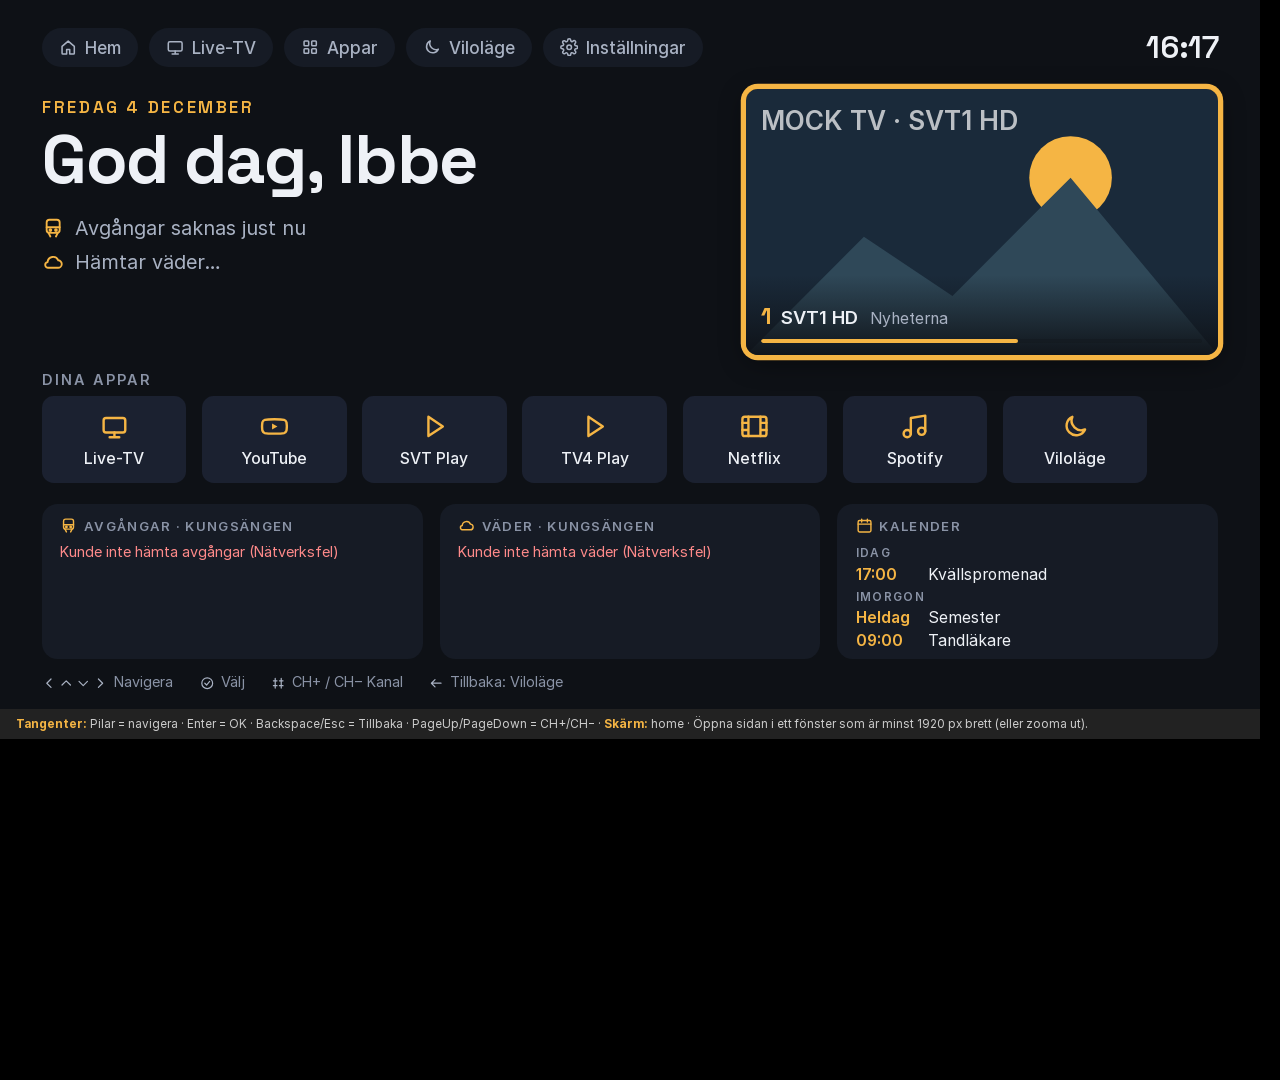
<file: test.html>
<!DOCTYPE html>
<html lang="sv">
<head>
  <meta charset="utf-8">
  <title>Hemskärm – test i Chrome</title>
  <link rel="stylesheet" href="app/css/style.css">
  <style>
    /* Svart bakom sidan = det TV:n visar där sidan är genomskinlig utan TV-bild */
    html { background: #000; }
    #testbar {
      position: absolute; left: 0; top: 1080px; width: 1920px; padding: 12px 24px;
      background: #222; color: #ccc; font: 18px Inter, sans-serif; z-index: 100;
    }
    #testbar b { color: #F5B544; }
  </style>
</head>
<body>
  <div id="app"></div>
  <div id="testbar">
    <b>Tangenter:</b> Pilar = navigera · Enter = OK · Backspace/Esc = Tillbaka · PageUp/PageDown = CH+/CH− ·
    <b>Skärm:</b> <span id="testbar-screen"></span> · Öppna sidan i ett fönster som är minst 1920 px brett (eller zooma ut).
  </div>

  <script src="test/mock-tizen.js"></script>
  <script src="app/js/config.js"></script>
  <script>
    // Testinställningar: fejkad kalender och kort vilotimer så att allt går att prova
    CONFIG.calendarIcsUrl = 'mock://calendar.ics';
    CONFIG.idleAfterSeconds = 60;
  </script>
  <script src="app/js/util.js"></script>
  <script src="app/js/api.js"></script>
  <script src="app/js/tv.js"></script>
  <script src="app/js/focus.js"></script>
  <script src="app/js/screens/home.js"></script>
  <script src="app/js/screens/live.js"></script>
  <script src="app/js/screens/idle.js"></script>
  <script src="app/js/main.js"></script>
  <script>
    // Krymp sidan så att hela 1920x1080 syns i fönstret
    var fit = Math.min(1, (window.innerWidth - 20) / 1920, (window.innerHeight - 60) / 1080);
    document.documentElement.style.zoom = fit;
    App.start();
    setInterval(function () {
      document.getElementById('testbar-screen').textContent = App.current();
    }, 250);
  </script>
</body>
</html>
</file>
<file: app/css/style.css>
/* Skrivet för Chromium 47 (Tizen 3.0): inga CSS-variabler, ingen grid, ingen flex-gap.
   Fast layout 1920x1080. Färger: bakgrund #0E1116 (viloläge #0B0D12), kort #161B25,
   rutor #1B2130, text #EEF1F6, dämpad #A9B2C3 / #8A93A6, accent #F5B544. */

@font-face { font-family: "Space Grotesk"; font-weight: 400; font-style: normal; src: url("../fonts/space-grotesk-400.woff") format("woff"); }
@font-face { font-family: "Space Grotesk"; font-weight: 500; font-style: normal; src: url("../fonts/space-grotesk-500.woff") format("woff"); }
@font-face { font-family: "Space Grotesk"; font-weight: 600; font-style: normal; src: url("../fonts/space-grotesk-600.woff") format("woff"); }
@font-face { font-family: "Space Grotesk"; font-weight: 700; font-style: normal; src: url("../fonts/space-grotesk-700.woff") format("woff"); }
@font-face { font-family: "Inter"; font-weight: 400; font-style: normal; src: url("../fonts/inter-400.woff") format("woff"); }
@font-face { font-family: "Inter"; font-weight: 500; font-style: normal; src: url("../fonts/inter-500.woff") format("woff"); }
@font-face { font-family: "Inter"; font-weight: 600; font-style: normal; src: url("../fonts/inter-600.woff") format("woff"); }
@font-face { font-family: "Inter"; font-weight: 700; font-style: normal; src: url("../fonts/inter-700.woff") format("woff"); }

* { margin: 0; padding: 0; box-sizing: border-box; }

/* Genomskinlig bakgrund: TV-bilden ligger bakom sidan (tizen.tvwindow, zPosition BEHIND) */
html, body {
  width: 1920px;
  height: 1080px;
  overflow: hidden;
  background: transparent;
  color: #EEF1F6;
  font-family: "Inter", sans-serif;
  -webkit-font-smoothing: antialiased;
}

#app { position: absolute; left: 0; top: 0; width: 1920px; height: 1080px; }

.screen {
  position: absolute;
  left: 0; top: 0;
  width: 1920px; height: 1080px;
  overflow: hidden;
  display: none;
  background: #0E1116;
}
.screen.transparent { background: transparent; }
#screen-home { background: transparent; }
#screen-idle { background: #0B0D12; }

.num, .hero-greeting, .hero-date, .topbar-clock, .tv-num, .live-num, .live-clock,
.idle-clock, .idle-temp, .fc-temp, .when, .ch-num, .line, .modal-title, .weather-mini span {
  font-family: "Space Grotesk", sans-serif;
}

.muted { color: #8A93A6; font-size: 24px; line-height: 1.4; }
.error { color: #FF8A8A; font-size: 22px; line-height: 1.4; }
.ic { vertical-align: middle; }

/* ---------- Fokus ---------- */
[data-focus] {
  -webkit-transition: -webkit-transform 0.12s ease-out, background-color 0.12s, color 0.12s, box-shadow 0.12s;
  transition: transform 0.12s ease-out, background-color 0.12s, color 0.12s, box-shadow 0.12s;
}
.focused {
  background: #F5B544 !important;
  color: #0E1116 !important;
  -webkit-transform: scale(1.1);
  transform: scale(1.1);
  z-index: 5;
  position: relative;
  box-shadow: 0 10px 40px rgba(0, 0, 0, 0.45);
}
.focused .muted, .focused .cal-day, .focused .cal-time, .focused .fc-name, .focused .fc-temp span,
.focused .dest small, .focused .tile-name, .focused .ch-name, .focused .deviation, .focused .error,
.focused .widget-title, .focused .widget-title .ic { color: #0E1116 !important; }
.focused .when.now { color: #0E1116; }
.focused .progress { background: rgba(14, 17, 22, 0.25); }

/* ---------- Topprad ---------- */
.topbar {
  position: absolute;
  left: 64px; right: 64px; top: 40px;
  height: 64px;
  display: -webkit-flex; display: flex;
  -webkit-align-items: center; align-items: center;
  -webkit-justify-content: space-between; justify-content: space-between;
}
.menu { display: -webkit-flex; display: flex; -webkit-align-items: center; align-items: center; }
.menu-btn {
  height: 60px;
  padding: 0 26px;
  margin-right: 16px;
  border-radius: 30px;
  background: #161B25;
  color: #A9B2C3;
  font-size: 26px;
  font-weight: 500;
  display: -webkit-flex; display: flex;
  -webkit-align-items: center; align-items: center;
}
.menu-btn .ic { margin-right: 12px; }
.topbar-right { display: -webkit-flex; display: flex; -webkit-align-items: center; align-items: center; }
.weather-mini { display: -webkit-flex; display: flex; -webkit-align-items: center; align-items: center; margin-right: 36px; }
.weather-mini svg { width: 52px; height: 52px; margin-right: 10px; }
.weather-mini span { font-size: 34px; font-weight: 600; }
.topbar-clock { font-size: 48px; font-weight: 600; letter-spacing: -1px; }

/* ---------- Hero ---------- */
.hero { position: absolute; left: 64px; top: 136px; width: 1792px; height: 405px; }
.hero-left { position: absolute; left: 0; top: 10px; width: 1020px; }
.hero-date {
  font-size: 26px;
  font-weight: 600;
  letter-spacing: 4px;
  text-transform: uppercase;
  color: #F5B544;
}
.hero-greeting {
  font-size: 104px;
  font-weight: 700;
  line-height: 1.05;
  letter-spacing: -2px;
  margin-top: 10px;
  white-space: nowrap;
}
.hero-facts { margin-top: 30px; }
.fact {
  display: -webkit-flex; display: flex;
  -webkit-align-items: center; align-items: center;
  font-size: 30px;
  color: #A9B2C3;
  margin-bottom: 16px;
  white-space: nowrap; overflow: hidden; text-overflow: ellipsis;
}
.fact .ic { color: #F5B544; margin-right: 16px; -webkit-flex-shrink: 0; flex-shrink: 0; }
.fact b { color: #EEF1F6; font-weight: 600; }

/* TV-rutan: hålet målas av .tv-hole-bg (box-shadow täcker allt utanför rutan) */
.tv-hole-bg {
  position: absolute;
  border-radius: 18px;
  box-shadow: 0 0 0 3000px #0E1116;
}
.tv-box {
  position: absolute !important;
  border-radius: 18px;
  overflow: hidden;
  background: transparent !important;
  color: #EEF1F6 !important;
}
.tv-box.focused {
  -webkit-transform: none;
  transform: none;
  box-shadow: 0 0 0 8px #F5B544, 0 10px 40px rgba(0, 0, 0, 0.45);
}
.tv-nosignal {
  position: absolute; left: 0; top: 0; right: 0; bottom: 0;
  background: #1B2130;
  color: #8A93A6;
  font-size: 28px;
  display: -webkit-flex; display: flex;
  -webkit-flex-direction: column; flex-direction: column;
  -webkit-align-items: center; align-items: center;
  -webkit-justify-content: center; justify-content: center;
}
.tv-nosignal .ic { margin-bottom: 10px; }
.tv-info {
  position: absolute; left: 0; right: 0; bottom: 0;
  padding: 40px 24px 18px;
  background: -webkit-linear-gradient(top, rgba(14, 17, 22, 0), rgba(14, 17, 22, 0.92));
  background: linear-gradient(to bottom, rgba(14, 17, 22, 0), rgba(14, 17, 22, 0.92));
}
.tv-info-row {
  display: -webkit-flex; display: flex;
  -webkit-align-items: baseline; align-items: baseline;
  white-space: nowrap; overflow: hidden;
  margin-bottom: 12px;
}
.tv-num { font-size: 36px; font-weight: 700; color: #F5B544; margin-right: 14px; }
.tv-name { font-size: 28px; font-weight: 600; margin-right: 18px; }
.tv-prog { font-size: 24px; color: #A9B2C3; overflow: hidden; text-overflow: ellipsis; }
.progress { height: 6px; border-radius: 3px; background: rgba(255, 255, 255, 0.18); overflow: hidden; }
.progress .bar { height: 100%; width: 0; background: #F5B544; border-radius: 3px; }
.progress.big { height: 8px; border-radius: 4px; width: 640px; margin-top: 14px; }

/* ---------- Appar ---------- */
.section-title {
  position: absolute; left: 64px; top: 566px;
  font-size: 22px; font-weight: 600;
  letter-spacing: 3px; text-transform: uppercase;
  color: #8A93A6;
}
.apps {
  position: absolute; left: 64px; top: 604px;
  height: 132px;
  display: -webkit-flex; display: flex;
}
.tile {
  width: 220px; height: 132px;
  margin-right: 24px;
  border-radius: 18px;
  background: #1B2130;
  color: #EEF1F6;
  display: -webkit-flex; display: flex;
  -webkit-flex-direction: column; flex-direction: column;
  -webkit-align-items: center; align-items: center;
  -webkit-justify-content: center; justify-content: center;
}
.tile-icon { color: #F5B544; height: 48px; margin-bottom: 8px; }
.tile.focused .tile-icon { color: #0E1116; }
.tile-name { font-size: 24px; font-weight: 500; }

/* ---------- Widgets ---------- */
.widgets {
  position: absolute; left: 64px; top: 768px;
  width: 1792px; height: 236px;
  display: -webkit-flex; display: flex;
}
.widget {
  width: 580px; height: 236px;
  margin-right: 26px;
  border-radius: 24px;
  background: #161B25;
  padding: 20px 28px;
  overflow: hidden;
}
.widget:last-child { margin-right: 0; }
.widget.focused { -webkit-transform: scale(1.05); transform: scale(1.05); }
.widget-title {
  display: -webkit-flex; display: flex;
  -webkit-align-items: center; align-items: center;
  font-size: 20px; font-weight: 600;
  letter-spacing: 2px; text-transform: uppercase;
  color: #8A93A6;
  margin-bottom: 12px;
  white-space: nowrap; overflow: hidden;
}
.widget-title .ic { color: #F5B544; margin-right: 10px; }
.widget-body { overflow: hidden; }

/* Avgångar */
.dep {
  display: -webkit-flex; display: flex;
  -webkit-align-items: center; align-items: center;
  height: 66px;
}
.line {
  width: 72px; height: 44px;
  border-radius: 10px;
  font-size: 26px; font-weight: 700;
  line-height: 44px;
  text-align: center;
  color: #fff;
  margin-right: 18px;
  -webkit-flex-shrink: 0; flex-shrink: 0;
}
.mode-METRO.green { background: #179D4D; }
.mode-METRO.red   { background: #D71D24; }
.mode-METRO.blue  { background: #0089CA; }
.mode-METRO       { background: #3A4458; }
.mode-BUS         { background: #D71D24; }
.mode-BUS.bluebus { background: #0071BC; }
.mode-TRAIN       { background: #EC619F; }
.mode-TRAM        { background: #D77D00; }
.mode-SHIP, .mode-FERRY { background: #00A0B4; }
.dest {
  -webkit-flex: 1; flex: 1;
  min-width: 0;
  font-size: 28px; font-weight: 500;
  white-space: nowrap; overflow: hidden; text-overflow: ellipsis;
}
.dest small { display: block; font-size: 20px; font-weight: 400; color: #8A93A6; margin-top: 1px; }
.when {
  width: 140px;
  text-align: right;
  font-size: 30px; font-weight: 600;
  -webkit-flex-shrink: 0; flex-shrink: 0;
}
.when.now { color: #5BD38A; }
.dep.cancelled .dest, .dep.cancelled .when { color: #8A93A6; text-decoration: line-through; }
.deviation {
  font-size: 20px; color: #F5B544;
  margin-top: 6px;
  white-space: nowrap; overflow: hidden; text-overflow: ellipsis;
}

/* Väder 5 dagar */
.forecast { display: -webkit-flex; display: flex; margin-top: 4px; }
.fc-day { -webkit-flex: 1; flex: 1; text-align: center; }
.fc-name { font-size: 20px; color: #8A93A6; }
.fc-icon { width: 64px; height: 64px; margin: 6px auto; }
.fc-icon svg { width: 64px; height: 64px; }
.fc-temp { font-size: 26px; font-weight: 600; }
.fc-temp span { color: #8A93A6; font-weight: 400; margin-left: 8px; }

/* Kalender */
.cal-day { font-size: 18px; font-weight: 600; letter-spacing: 2px; text-transform: uppercase; color: #8A93A6; margin: 6px 0 4px; }
.cal-item { display: -webkit-flex; display: flex; font-size: 24px; padding: 3px 0; }
.cal-time { width: 110px; color: #F5B544; font-weight: 600; -webkit-flex-shrink: 0; flex-shrink: 0; }
.cal-title { -webkit-flex: 1; flex: 1; min-width: 0; white-space: nowrap; overflow: hidden; text-overflow: ellipsis; }

/* ---------- Fotrad ---------- */
.footer {
  position: absolute; left: 64px; right: 64px; top: 1026px;
  font-size: 22px; color: #8A93A6;
  white-space: nowrap;
}
.hint { margin-right: 40px; }
.hint .ic { color: #A9B2C3; margin-right: 4px; }
.hint.right { float: right; margin-right: 0; }

/* ---------- Modal (Inställningar) ---------- */
.modal-backdrop {
  display: none;
  position: absolute; left: 0; top: 0; width: 1920px; height: 1080px;
  background: rgba(0, 0, 0, 0.65);
  z-index: 20;
}
.modal {
  position: absolute; left: 460px; top: 160px; width: 1000px;
  background: #161B25;
  border-radius: 24px;
  padding: 40px 48px;
}
.modal-title { font-size: 44px; font-weight: 700; margin-bottom: 24px; }
.modal-body .row { display: -webkit-flex; display: flex; font-size: 24px; padding: 8px 0; border-bottom: 1px solid #1F2738; }
.modal-body .k { width: 240px; color: #8A93A6; -webkit-flex-shrink: 0; flex-shrink: 0; }
.modal-body .v { -webkit-flex: 1; flex: 1; line-height: 1.4; word-break: break-all; }
.modal-actions { display: -webkit-flex; display: flex; margin-top: 32px; }
.btn {
  height: 60px; line-height: 60px;
  padding: 0 32px; margin-right: 20px;
  border-radius: 30px;
  background: #1B2130;
  font-size: 26px; font-weight: 500;
}
.btn.danger { color: #FF8A8A; }

/* ---------- Toast ---------- */
#toast {
  position: absolute; left: 50%; bottom: 120px;
  -webkit-transform: translateX(-50%); transform: translateX(-50%);
  background: #F5B544; color: #0E1116;
  font-size: 26px; font-weight: 600;
  padding: 16px 32px;
  border-radius: 18px;
  opacity: 0;
  -webkit-transition: opacity 0.2s; transition: opacity 0.2s;
  z-index: 50;
  pointer-events: none;
}
#toast.show { opacity: 1; }

/* ---------- Live-TV ---------- */
.live-corner {
  position: absolute; right: 64px; top: 40px;
  background: rgba(22, 27, 37, 0.88);
  border-radius: 18px;
  padding: 14px 28px;
  text-align: right;
}
.live-clock { font-size: 56px; font-weight: 600; line-height: 1; }
.live-dep { font-size: 24px; color: #A9B2C3; margin-top: 8px; white-space: nowrap; }
.live-dep .ic { color: #F5B544; margin-right: 8px; }

.live-panel {
  position: absolute; left: 0; right: 0; bottom: 0;
  padding: 60px 64px 28px;
  background: -webkit-linear-gradient(top, rgba(11, 13, 18, 0), rgba(11, 13, 18, 0.9) 25%, rgba(11, 13, 18, 0.97));
  background: linear-gradient(to bottom, rgba(11, 13, 18, 0), rgba(11, 13, 18, 0.9) 25%, rgba(11, 13, 18, 0.97));
  -webkit-transition: opacity 0.25s, -webkit-transform 0.25s; transition: opacity 0.25s, transform 0.25s;
}
.live-panel.hidden { opacity: 0; -webkit-transform: translateY(40px); transform: translateY(40px); }
.live-now { display: -webkit-flex; display: flex; -webkit-align-items: center; align-items: center; margin-bottom: 28px; }
.live-num { width: 200px; font-size: 96px; font-weight: 700; color: #F5B544; line-height: 1; -webkit-flex-shrink: 0; flex-shrink: 0; }
.live-meta { -webkit-flex: 1; flex: 1; min-width: 0; }
.live-name { font-size: 40px; font-weight: 600; white-space: nowrap; overflow: hidden; text-overflow: ellipsis; }
.live-prog { font-size: 32px; color: #EEF1F6; margin-top: 4px; white-space: nowrap; overflow: hidden; text-overflow: ellipsis; }
.live-times { font-size: 24px; color: #A9B2C3; margin-top: 4px; }
.live-next { width: 460px; -webkit-flex-shrink: 0; flex-shrink: 0; }
.live-next-title { font-size: 20px; font-weight: 600; letter-spacing: 2px; text-transform: uppercase; color: #8A93A6; margin-bottom: 8px; }
.live-next-item { font-size: 26px; padding: 4px 0; white-space: nowrap; overflow: hidden; text-overflow: ellipsis; }
.live-next-item span { color: #F5B544; font-weight: 600; margin-right: 14px; font-family: "Space Grotesk", sans-serif; }

.strip { display: -webkit-flex; display: flex; height: 96px; }
.ch {
  width: 232px; height: 96px;
  margin-right: 24px;
  border-radius: 18px;
  background: #1B2130;
  padding: 0 20px;
  display: -webkit-flex; display: flex;
  -webkit-align-items: center; align-items: center;
  overflow: hidden;
}
.ch.current { box-shadow: inset 0 0 0 3px #F5B544; }
.ch-num { font-size: 36px; font-weight: 700; color: #F5B544; margin-right: 16px; -webkit-flex-shrink: 0; flex-shrink: 0; }
.ch.focused .ch-num { color: #0E1116; }
.ch-name { font-size: 22px; font-weight: 500; white-space: nowrap; overflow: hidden; text-overflow: ellipsis; }
.live-hints { margin-top: 22px; font-size: 22px; color: #8A93A6; }

/* ---------- Viloläge ---------- */
.idle-left { position: absolute; left: 96px; top: 120px; }
.idle-clock { font-size: 280px; font-weight: 700; line-height: 1; letter-spacing: -10px; }
.idle-date { font-size: 44px; color: #A9B2C3; margin-top: 12px; }
.idle-weather {
  position: absolute; left: 96px; bottom: 110px;
  display: -webkit-flex; display: flex;
  -webkit-align-items: center; align-items: center;
}
.idle-weather-icon { width: 180px; height: 180px; margin-right: 36px; }
.idle-weather-icon svg { width: 180px; height: 180px; }
.idle-temp { font-size: 120px; font-weight: 700; line-height: 1; }
.idle-desc { font-size: 40px; margin-top: 6px; }
.idle-extra { font-size: 26px; color: #8A93A6; margin-top: 8px; }

.idle-right {
  position: absolute; right: 64px; top: 96px; bottom: 96px;
  width: 680px;
  display: -webkit-flex; display: flex;
  -webkit-flex-direction: column; flex-direction: column;
}
.idle-card {
  background: #161B25;
  border-radius: 24px;
  padding: 22px 30px;
  margin-bottom: 24px;
  overflow: hidden;
}
.idle-card.grow { -webkit-flex: 1; flex: 1; }
.idle-card:last-child { margin-bottom: 0; }
.idle-tv-row { display: -webkit-flex; display: flex; -webkit-align-items: baseline; align-items: baseline; }
.idle-tv-prog { font-size: 24px; margin-top: 4px; white-space: nowrap; overflow: hidden; text-overflow: ellipsis; }
.idle-tv-prog .muted { font-size: 22px; }
.idle-hint { position: absolute; left: 96px; bottom: 56px; font-size: 22px; color: #8A93A6; }
</file>
